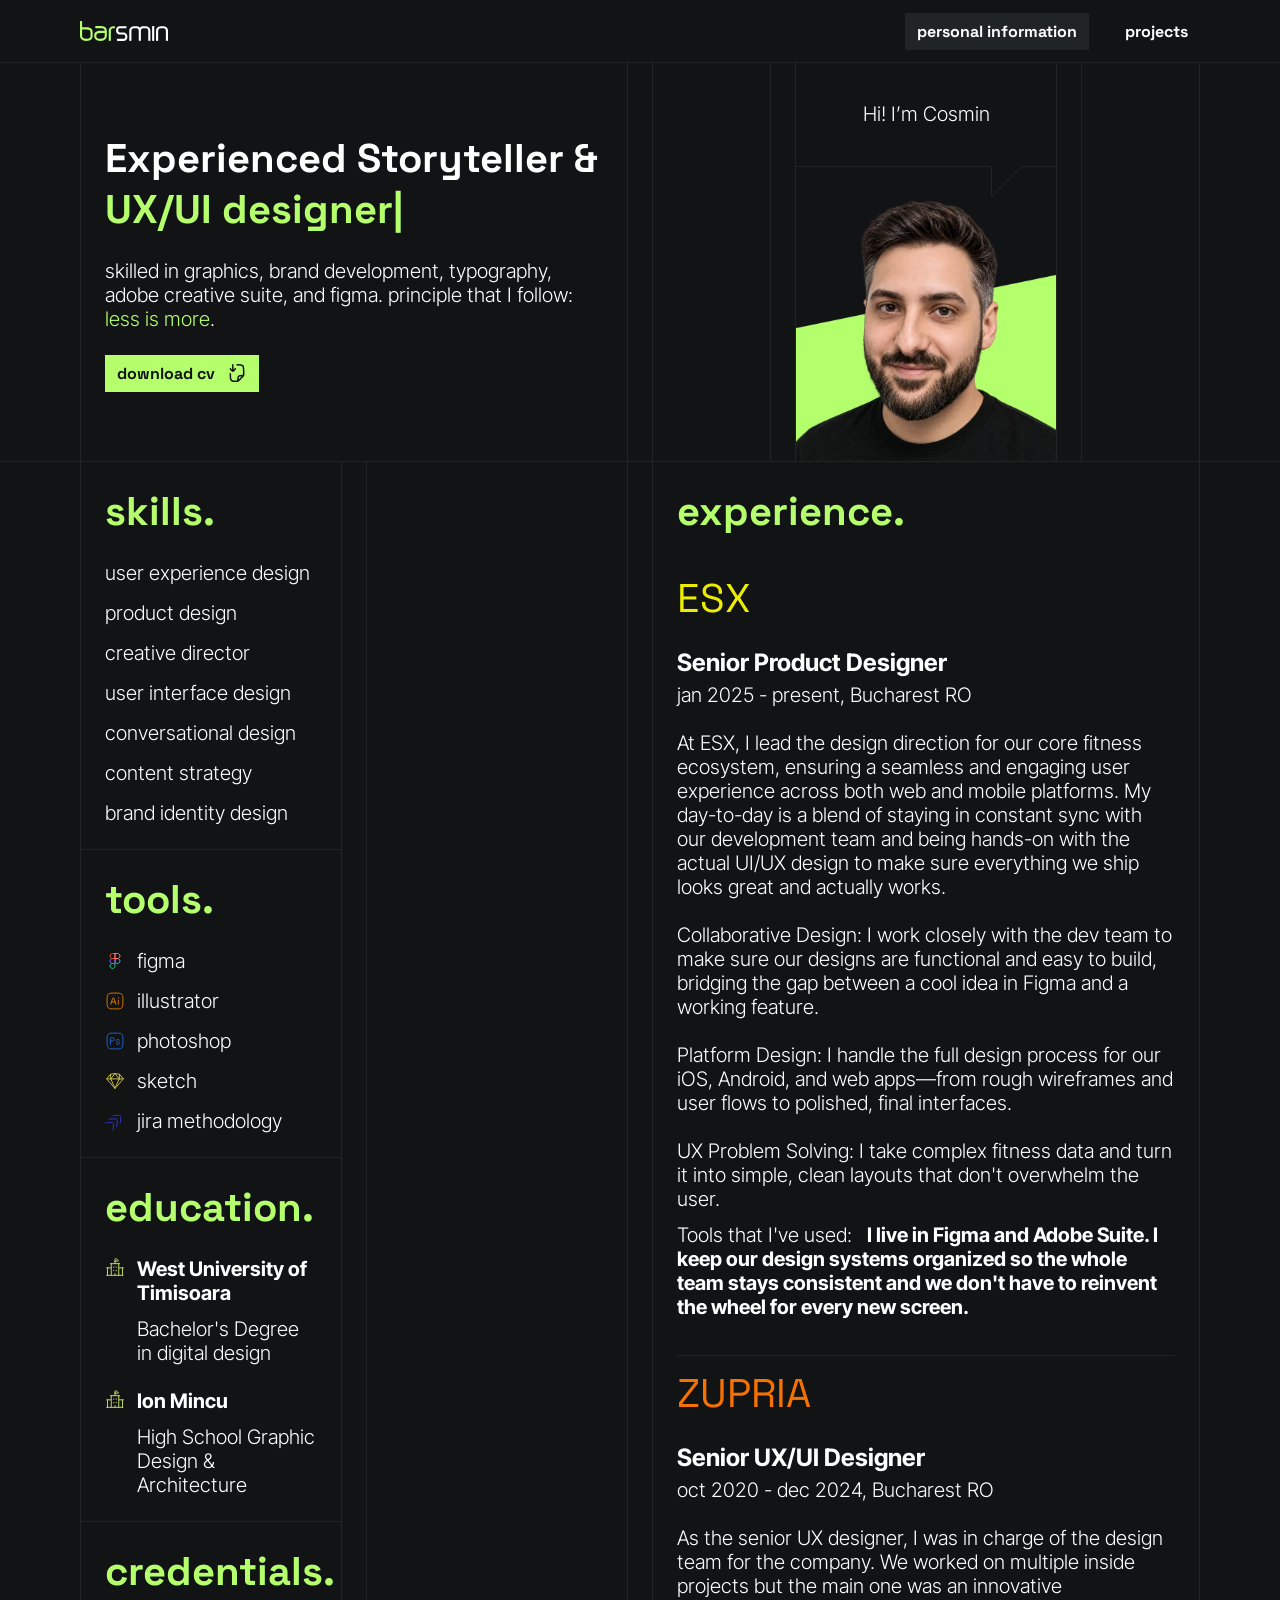
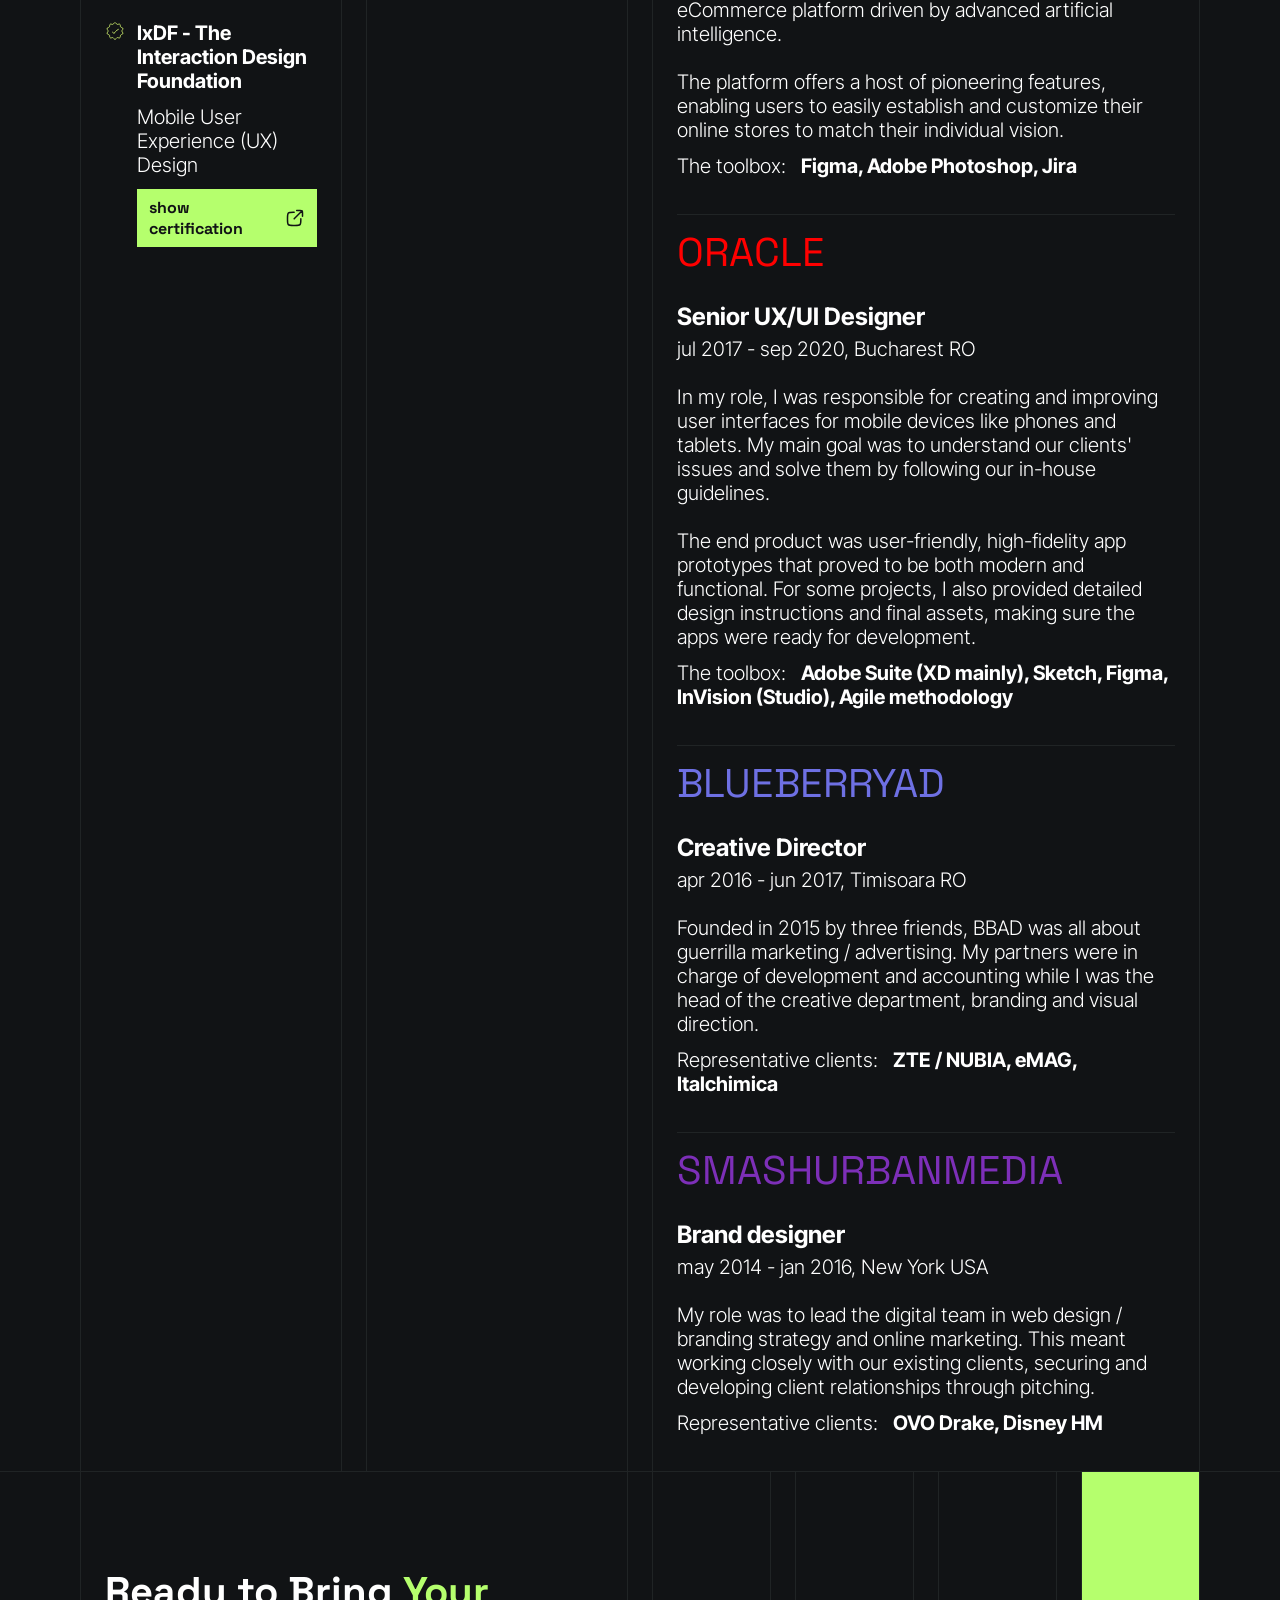
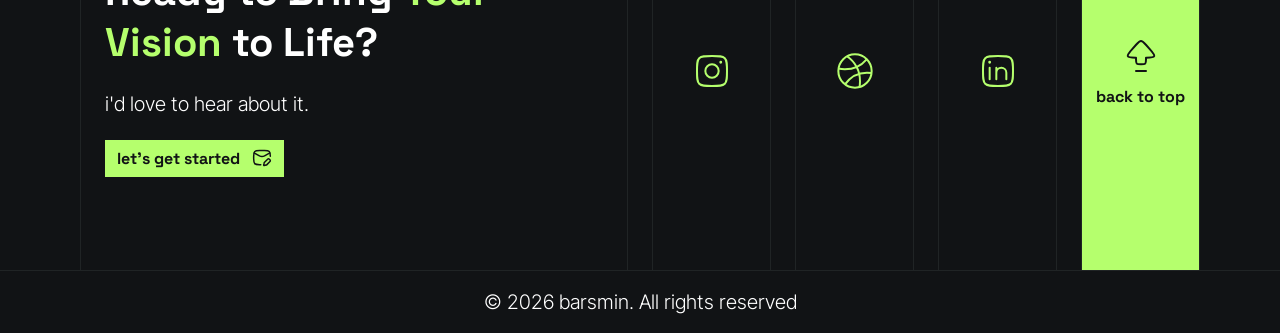
<file: index.html>
<!DOCTYPE html>
<html lang="en">
<head>
  <meta charset="utf-8">
  <meta name="viewport" content="width=device-width, initial-scale=1">

  <!-- Lets the scroll animation start hidden without a flash. If main.js hasn't confirmed within 4 s,
       the class is removed again and everything simply shows. -->
  <script>
    document.documentElement.classList.add("js");
    setTimeout(function () {
      if (!document.documentElement.hasAttribute("data-reveal-ready")) document.documentElement.classList.remove("js");
    }, 4000);
  </script>

  <title>Cosmin — Experienced storyteller &amp; UX designer</title>
  <meta name="description" content="Portfolio of Cosmin (barsmin): senior product designer and UX/UI designer skilled in graphics, brand development, typography, Adobe Creative Suite and Figma.">
  <meta name="theme-color" content="#111315">
  <meta name="color-scheme" content="dark">

  <link rel="canonical" href="https://barsmin.github.io/">

  <meta property="og:type" content="website">
  <meta property="og:url" content="https://barsmin.github.io/">
  <meta property="og:title" content="Cosmin — Experienced storyteller &amp; UX designer">
  <meta property="og:description" content="Senior product designer and UX/UI designer. Principle that I follow: less is more.">

  <link rel="icon" href="favicon.svg" type="image/svg+xml">
  <link rel="apple-touch-icon" href="apple-touch-icon.png">

  <!-- Fonts: Space Grotesk (headings, buttons) + Inter Tight (text) -->
  <link rel="preconnect" href="https://fonts.googleapis.com">
  <link rel="preconnect" href="https://fonts.gstatic.com" crossorigin>
  <link rel="stylesheet" href="https://fonts.googleapis.com/css2?family=Inter+Tight:wght@300;700&family=Space+Grotesk:wght@400;700&display=swap">

  <link rel="stylesheet" href="css/styles.css">
</head>

<body id="top">
  <a class="skip-link" href="#main">Skip to content</a>

  <!-- ============ Header ============ -->
  <header class="site-header">
    <div class="container">
      <a class="logo" href="index.html">
        <!-- Phones get the small "ba" mark; tablets and desktops get the full logo -->
        <picture>
          <source media="(max-width: 899px)" srcset="assets/icons/logo-mobile.svg">
          <img src="assets/icons/logo.svg" alt="barsmin — home" width="88" height="20">
        </picture>
      </a>
      <nav class="nav" aria-label="Primary">
        <a href="index.html" aria-current="page">personal information</a>
        <a href="projects.html">projects</a>
      </nav>
    </div>
  </header>

  <main id="main">

    <!-- ============ Hero ============ -->
    <section class="hero" aria-labelledby="hero-title">
      <div class="container grid hero__grid">

        <div class="hero__text" data-reveal-group>
          <h1 id="hero-title" class="hero__title">
            <span>Experienced Storyteller &amp;</span>
            <!-- Typewriter line: edit the 3 phrases in data-typed (the first one is the text shown before the animation starts) -->
            <span class="accent typed" data-typed='["UX/UI designer","brand developer","gamer"]'>
              <span class="typed__live" aria-hidden="true"><span class="typed__text">UX/UI designer</span><span class="caret">|</span></span>
              <span class="visually-hidden">UX/UI designer, brand developer, gamer</span>
            </span>
          </h1>
          <p class="hero__lead">skilled in graphics, brand development, typography, adobe creative suite, and figma. principle that I follow: <span class="accent">less is more</span>.</p>
          <a class="btn" href="cv.html#print" target="_blank" rel="noopener">
            download cv
            <img src="assets/icons/download.svg" alt="" width="20" height="20">
          </a>
        </div>

        <div class="col-line hero__col-a" aria-hidden="true"></div>

        <figure class="hero__card" data-reveal-group>
          <figcaption class="hero__hello">Hi! I’m Cosmin</figcaption>
          <div class="hero__tail" aria-hidden="true"></div>
          <picture>
            <source srcset="assets/images/profile.avif" type="image/avif">
            <source srcset="assets/images/profile.webp" type="image/webp">
            <img class="hero__photo" src="assets/images/profile.png" alt="Portrait of Cosmin" width="300" height="306" fetchpriority="high">
          </picture>
        </figure>

        <div class="col-line hero__col-b" aria-hidden="true"></div>
      </div>
    </section>

    <!-- ============ Skills / tools / education / experience ============ -->
    <div class="container grid main-grid">

      <aside class="sidebar" aria-label="Skills, tools, education and credentials">

        <section class="card" data-reveal-group aria-labelledby="skills-title">
          <h2 id="skills-title" class="heading">skills.</h2>
          <ul class="list list--skills">
            <li><span>user experience design</span></li>
            <li><span>product design</span></li>
            <li><span>creative director</span></li>
            <li><span>user interface design</span></li>
            <li><span>conversational design</span></li>
            <li><span>content strategy</span></li>
            <li><span>brand identity design</span></li>
          </ul>
        </section>

        <section class="card" data-reveal-group aria-labelledby="tools-title">
          <h2 id="tools-title" class="heading">tools.</h2>
          <ul class="list list--tools">
            <li><img src="assets/icons/figma.svg" alt="" width="20" height="20"><span>figma</span></li>
            <li><img src="assets/icons/illustrator.svg" alt="" width="20" height="20"><span>illustrator</span></li>
            <li><img src="assets/icons/photoshop.svg" alt="" width="20" height="20"><span>photoshop</span></li>
            <li><img src="assets/icons/sketch.svg" alt="" width="20" height="20"><span>sketch</span></li>
            <li><img src="assets/icons/jira.svg" alt="" width="20" height="20"><span>jira methodology</span></li>
          </ul>
        </section>

        <section class="card" data-reveal-group aria-labelledby="education-title">
          <h2 id="education-title" class="heading">education.</h2>
          <ul class="list list--items">
            <li class="item">
              <img src="assets/icons/education.svg" alt="" width="20" height="20">
              <div class="item__body">
                <p class="item__title">West University of Timisoara</p>
                <p>Bachelor's Degree in digital design</p>
              </div>
            </li>
            <li class="item">
              <img src="assets/icons/education.svg" alt="" width="20" height="20">
              <div class="item__body">
                <p class="item__title">Ion Mincu</p>
                <p>High School Graphic Design &amp; Architecture</p>
              </div>
            </li>
          </ul>
        </section>

        <section class="card" data-reveal-group aria-labelledby="credentials-title">
          <h2 id="credentials-title" class="heading">credentials.</h2>
          <ul class="list list--items">
            <li class="item">
              <img src="assets/icons/credential.svg" alt="" width="20" height="20">
              <div class="item__body">
                <p class="item__title">IxDF - The Interaction Design Foundation</p>
                <p>Mobile User Experience (UX) Design</p>
                <a class="btn" href="https://ixdf.org/members/cosmin-baraghin/certificate/course/e4401d6c-dab7-4d1d-9fdc-f43ecb74e043" target="_blank" rel="noopener noreferrer">
                  show certification
                  <img src="assets/icons/external.svg" alt="" width="20" height="20">
                </a>
              </div>
            </li>
          </ul>
        </section>
      </aside>

      <div class="col-line spacer" aria-hidden="true"></div>

      <section class="experience" data-reveal-group aria-labelledby="experience-title">
        <h2 id="experience-title" class="heading">experience.</h2>

        <article class="job job--esx">
          <h3 class="job__company">ESX</h3>
          <div class="job__head">
            <p class="job__role">Senior Product Designer</p>
            <p>jan 2025 - present, Bucharest RO</p>
          </div>
          <div class="job__body">
            <div class="job__text">
              <p>At ESX, I lead the design direction for our core fitness ecosystem, ensuring a seamless and engaging user experience across both web and mobile platforms. My day-to-day is a blend of staying in constant sync with our development team and being hands-on with the actual UI/UX design to make sure everything we ship looks great and actually works.</p>
              <p>Collaborative Design: I work closely with the dev team to make sure our designs are functional and easy to build, bridging the gap between a cool idea in Figma and a working feature.</p>
              <p>Platform Design: I handle the full design process for our iOS, Android, and web apps—from rough wireframes and user flows to polished, final interfaces.</p>
              <p>UX Problem Solving: I take complex fitness data and turn it into simple, clean layouts that don't overwhelm the user.</p>
            </div>
            <p><span class="label">Tools that I've used:</span> <strong>I live in Figma and Adobe Suite. I keep our design systems organized so the whole team stays consistent and we don't have to reinvent the wheel for every new screen.</strong></p>
          </div>
        </article>

        <article class="job job--zupria">
          <h3 class="job__company">ZUPRIA</h3>
          <div class="job__head">
            <p class="job__role">Senior UX/UI Designer</p>
            <p>oct 2020 - dec 2024, Bucharest RO</p>
          </div>
          <div class="job__body">
            <div class="job__text">
              <p>As the senior UX designer, I was in charge of the design team for the company. We worked on multiple inside projects but the main one was an innovative eCommerce platform driven by advanced artificial intelligence.</p>
              <p>The platform offers a host of pioneering features, enabling users to easily establish and customize their online stores to match their individual vision.</p>
            </div>
            <p><span class="label">The toolbox:</span> <strong>Figma, Adobe Photoshop, Jira</strong></p>
          </div>
        </article>

        <article class="job job--oracle">
          <h3 class="job__company">ORACLE</h3>
          <div class="job__head">
            <p class="job__role">Senior UX/UI Designer</p>
            <p>jul 2017 - sep 2020, Bucharest RO</p>
          </div>
          <div class="job__body">
            <div class="job__text">
              <p>In my role, I was responsible for creating and improving user interfaces for mobile devices like phones and tablets. My main goal was to understand our clients' issues and solve them by following our in-house guidelines.</p>
              <p>The end product was user-friendly, high-fidelity app prototypes that proved to be both modern and functional. For some projects, I also provided detailed design instructions and final assets, making sure the apps were ready for development.</p>
            </div>
            <p><span class="label">The toolbox:</span> <strong>Adobe Suite (XD mainly), Sketch, Figma, InVision (Studio), Agile methodology</strong></p>
          </div>
        </article>

        <article class="job job--blueberryad">
          <h3 class="job__company">BLUEBERRYAD</h3>
          <div class="job__head">
            <p class="job__role">Creative Director</p>
            <p>apr 2016 - jun 2017, Timisoara RO</p>
          </div>
          <div class="job__body">
            <div class="job__text">
              <p>Founded in 2015 by three friends, BBAD was all about guerrilla marketing / advertising. My partners were in charge of development and accounting while I was the head of the creative department, branding and visual direction.</p>
            </div>
            <p><span class="label">Representative clients:</span> <strong>ZTE / NUBIA, eMAG, Italchimica</strong></p>
          </div>
        </article>

        <article class="job job--smash">
          <h3 class="job__company">SMASHURBAN<wbr>MEDIA</h3>
          <div class="job__head">
            <p class="job__role">Brand designer</p>
            <p>may 2014 - jan 2016, New York USA</p>
          </div>
          <div class="job__body">
            <div class="job__text">
              <p>My role was to lead the digital team in web design / branding strategy and online marketing. This meant working closely with our existing clients, securing and developing client relationships through pitching.</p>
            </div>
            <p><span class="label">Representative clients:</span> <strong>OVO Drake, Disney HM</strong></p>
          </div>
        </article>
      </section>
    </div>

    <!-- ============ Call to action + social ============ -->
    <section class="cta" aria-labelledby="cta-title">
      <div class="container grid cta__grid">

        <div class="cta__text" data-reveal-group>
          <h2 id="cta-title" class="cta__title">Ready to Bring <span class="accent">Your Vision</span> to Life?</h2>
          <p>i'd love to hear about it.</p>
          <a class="btn" href="mailto:barsmin@gmail.com?subject=Project%20inquiry" data-compose>
            let’s get started
            <img src="assets/icons/mail.svg" alt="" width="20" height="20">
          </a>
        </div>

        <!-- TODO: replace the Instagram link with your profile URL -->
        <ul class="social" data-reveal-group aria-label="Social profiles and back to top">
          <li><a href="https://www.instagram.com/" target="_blank" rel="noopener noreferrer" aria-label="Instagram"><img src="assets/icons/instagram.svg" alt="" width="40" height="40"></a></li>
          <li><a href="https://dribbble.com/barsmin" target="_blank" rel="noopener noreferrer" aria-label="Dribbble"><img src="assets/icons/dribbble.svg" alt="" width="40" height="40"></a></li>
          <li><a href="https://www.linkedin.com/in/barsmin/" target="_blank" rel="noopener noreferrer" aria-label="LinkedIn"><img src="assets/icons/linkedin.svg" alt="" width="40" height="40"></a></li>
          <li><a class="social__top" href="#top"><img src="assets/icons/back-to-top.svg" alt="" width="40" height="40"><span>back to top</span></a></li>
        </ul>
      </div>
    </section>
  </main>

  <footer class="site-footer">
    <p>© <span data-year>2026</span> barsmin. All rights reserved</p>
  </footer>

  <script src="js/main.js" defer></script>
</body>
</html>
</file>
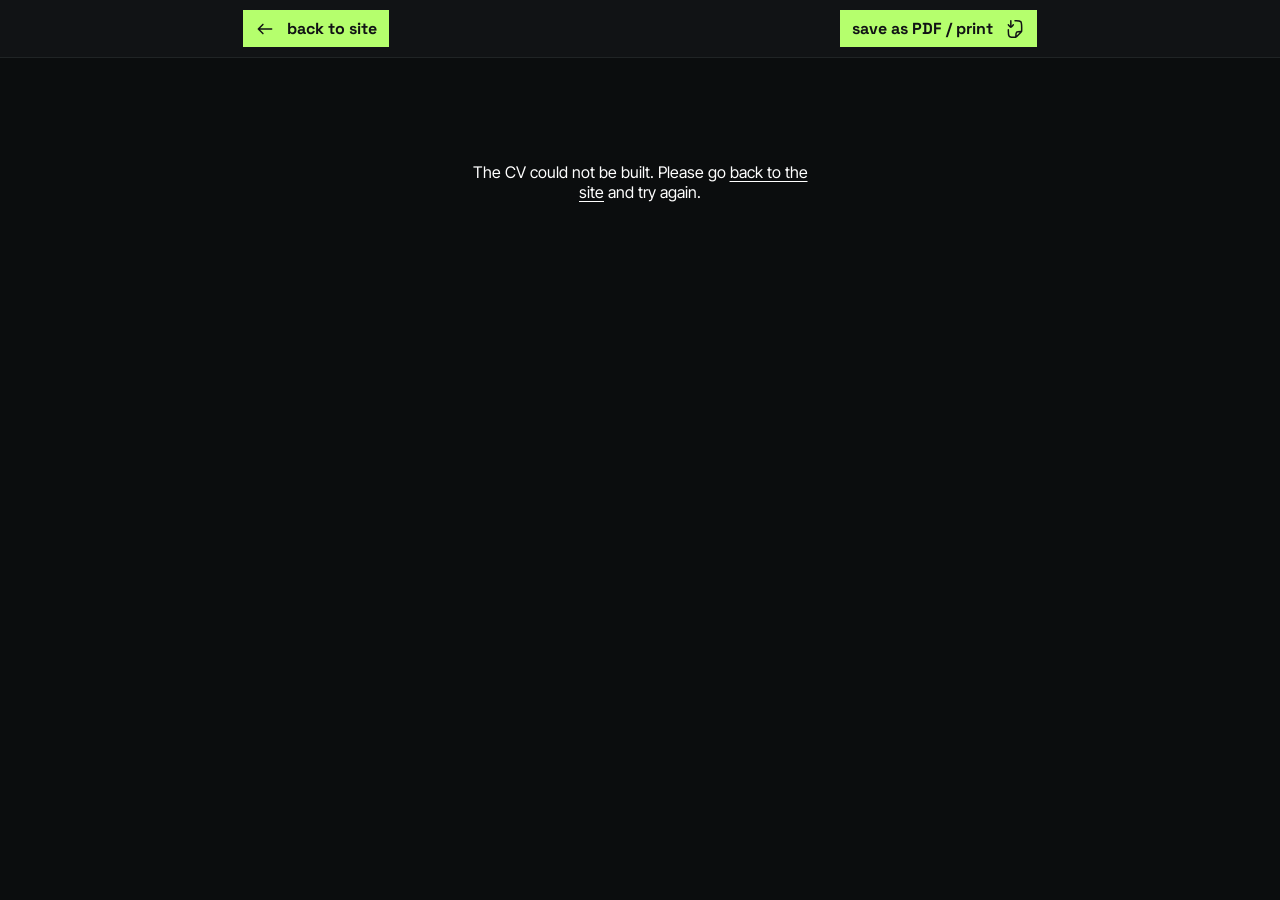
<file: cv.html>
<!DOCTYPE html>
<html lang="en" class="cv">
<head>
  <meta charset="utf-8">
  <meta name="viewport" content="width=device-width, initial-scale=1">

  <!-- The title becomes the default file name when the CV is saved as a PDF -->
  <title>Cosmin Baraghin — CV</title>
  <meta name="description" content="Curriculum vitae of Cosmin Baraghin (barsmin), senior product designer and UX/UI designer.">
  <meta name="robots" content="noindex">   <!-- keeps the phone number out of search results -->
  <meta name="theme-color" content="#111315">

  <link rel="icon" href="favicon.svg" type="image/svg+xml">
  <link rel="apple-touch-icon" href="apple-touch-icon.png">

  <link rel="preconnect" href="https://fonts.googleapis.com">
  <link rel="preconnect" href="https://fonts.gstatic.com" crossorigin>
  <link rel="stylesheet" href="https://fonts.googleapis.com/css2?family=Inter+Tight:wght@400;700&family=Space+Grotesk:wght@400;700&display=swap">

  <link rel="stylesheet" href="css/cv.css">
</head>

<body>
  <!-- Screen only: hidden when printing -->
  <div class="cv-bar">
    <a class="btn btn--back" href="index.html">
      <img src="assets/icons/arrow-left.svg" alt="" width="20" height="20">
      back to site
    </a>
    <button class="btn" type="button" data-print>
      save as PDF / print
      <img src="assets/icons/download.svg" alt="" width="20" height="20">
    </button>
  </div>

  <!-- js/cv.js builds the CV page here from the content of index.html -->
  <main id="sheets" class="cv-sheets">
    <p class="cv-message">Preparing your CV…</p>
    <noscript><p class="cv-message">The CV is built from the site with JavaScript. Please turn it on, or go <a href="index.html">back to the site</a>.</p></noscript>
  </main>

  <script src="js/cv.js" defer></script>
</body>
</html>
</file>
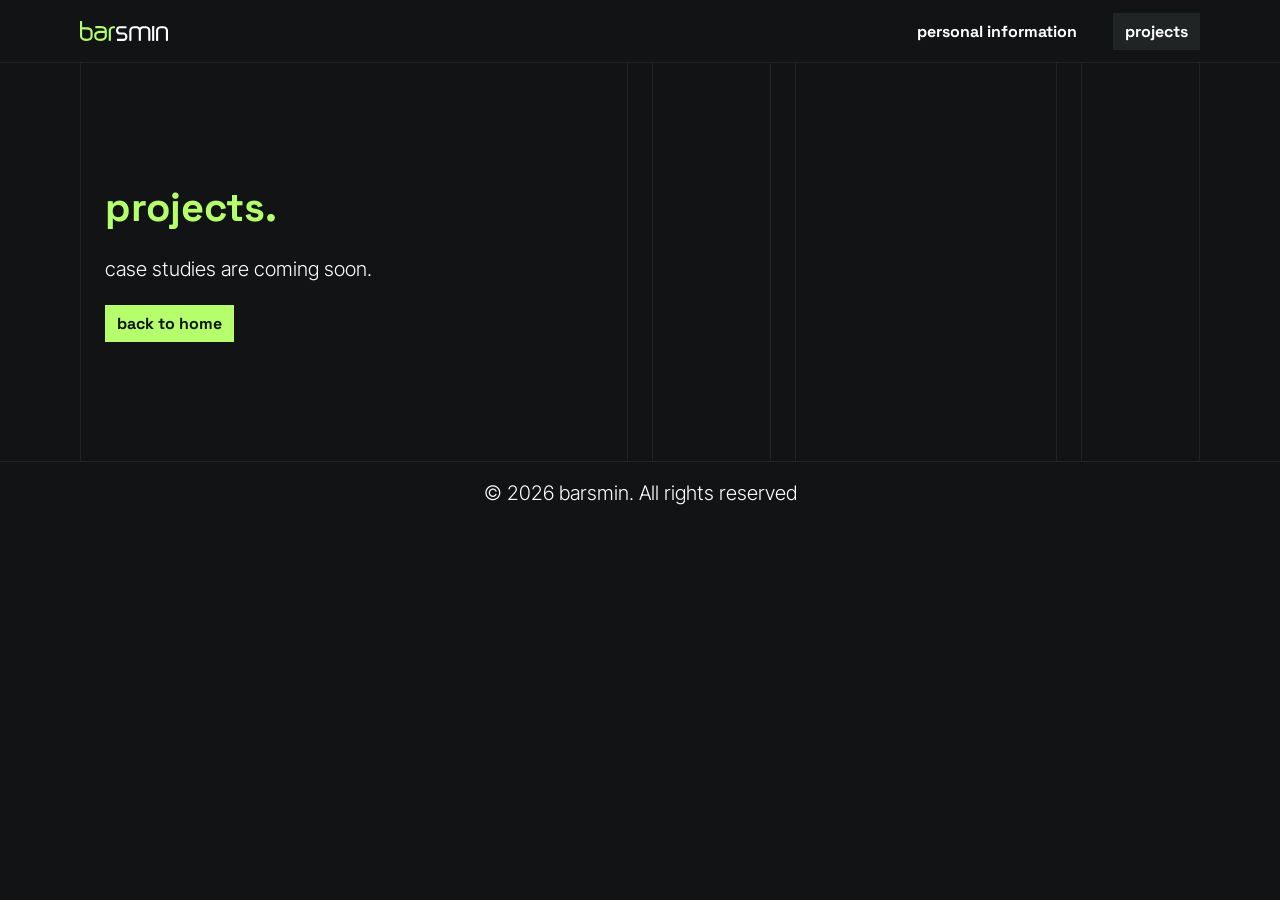
<file: projects.html>
<!DOCTYPE html>
<html lang="en">
<head>
  <meta charset="utf-8">
  <meta name="viewport" content="width=device-width, initial-scale=1">

  <!-- Lets the scroll animation start hidden without a flash. If main.js hasn't confirmed within 4 s,
       the class is removed again and everything simply shows. -->
  <script>
    document.documentElement.classList.add("js");
    setTimeout(function () {
      if (!document.documentElement.hasAttribute("data-reveal-ready")) document.documentElement.classList.remove("js");
    }, 4000);
  </script>
  <title>Projects — Cosmin</title>
  <meta name="description" content="Selected projects by Cosmin (barsmin).">
  <meta name="theme-color" content="#111315">
  <meta name="color-scheme" content="dark">
  <link rel="canonical" href="https://barsmin.github.io/projects.html">
  <link rel="icon" href="favicon.svg" type="image/svg+xml">
  <link rel="apple-touch-icon" href="apple-touch-icon.png">
  <link rel="preconnect" href="https://fonts.googleapis.com">
  <link rel="preconnect" href="https://fonts.gstatic.com" crossorigin>
  <link rel="stylesheet" href="https://fonts.googleapis.com/css2?family=Inter+Tight:wght@300;700&family=Space+Grotesk:wght@400;700&display=swap">
  <link rel="stylesheet" href="css/styles.css">
</head>

<body id="top">
  <a class="skip-link" href="#main">Skip to content</a>

  <header class="site-header">
    <div class="container">
      <a class="logo" href="index.html">
        <!-- Phones get the small "ba" mark; tablets and desktops get the full logo -->
        <picture>
          <source media="(max-width: 899px)" srcset="assets/icons/logo-mobile.svg">
          <img src="assets/icons/logo.svg" alt="barsmin — home" width="88" height="20">
        </picture>
      </a>
      <nav class="nav" aria-label="Primary">
        <a href="index.html">personal information</a>
        <a href="projects.html" aria-current="page">projects</a>
      </nav>
    </div>
  </header>

  <main id="main">
    <!-- PLACEHOLDER: this page isn't designed in Figma yet. Replace this hero with your project grid. -->
    <section class="hero" aria-labelledby="page-title">
      <div class="container grid hero__grid">
        <div class="hero__text" data-reveal-group>
          <h1 id="page-title" class="hero__title"><span class="accent">projects.</span></h1>
          <p class="hero__lead">case studies are coming soon.</p>
          <a class="btn" href="index.html">back to home</a>
        </div>
        <div class="col-line hero__col-a" aria-hidden="true"></div>
        <div class="col-line hero__col-c" aria-hidden="true"></div>
        <div class="col-line hero__col-b" aria-hidden="true"></div>
      </div>
    </section>
  </main>

  <footer class="site-footer">
    <p>© <span data-year>2026</span> barsmin. All rights reserved</p>
  </footer>

  <script src="js/main.js" defer></script>
</body>
</html>
</file>
<file: css/styles.css>
/* ==========================================================================
   barsmin — portfolio
   --------------------------------------------------------------------------
   Layout system (taken from the Figma frames)
     Desktop  ≥ 1200px : 8 columns · 80px margins · 24px gutters (max 1440px)
     Tablet   900–1199 : 6 columns · up to 80px margins · 24px gutters
     Mobile   < 900px  : single stacked column on a 2-column grid
   ========================================================================== */


/* 1. Design tokens
   ========================================================================== */
:root {
  /* Colour — Figma "Color pallete" */
  --c-dark: #111315;          /* Main dark: page background          */
  --c-line: #202425;          /* Hairlines, active nav tab           */
  --c-accent: #161b1c;        /* Main accent: hover surfaces         */
  --c-lime: #b5ff6d;          /* Selective accent                    */
  --c-white: #ffffff;

  /* Employer colours used on the experience titles */
  --brand-esx: #eded02;
  --brand-zupria: #f57200;
  --brand-oracle: #ff0000;
  --brand-blueberryad: #6e70e3;
  --brand-smash: #7d2fb8;

  /* Type */
  --font-display: "Space Grotesk", "Helvetica Neue", Arial, sans-serif;
  --font-text: "Inter Tight", "Helvetica Neue", Arial, sans-serif;

  --fs-heading: 40px;
  --fs-company: 40px;
  --fs-role: 24px;
  --fs-body: 20px;
  --fs-btn: 16px;
  --lh: normal;               /* Figma uses "auto" line-height; raise to ~1.4 for easier reading */

  /* Grid */
  --cols: 8;
  --gutter: 24px;
  --margin: 80px;
  --max: 1440px;
  --pad: 24px;                /* inner padding of every bordered block */
  --ease: cubic-bezier(.2, .65, .2, 1);   /* soft landing, used by every animation */
}


/* 2. Base
   ========================================================================== */
*,
*::before,
*::after { box-sizing: border-box; }

html {
  background: var(--c-dark);
  scroll-behavior: smooth;
  -webkit-text-size-adjust: 100%;
          text-size-adjust: 100%;
}

body {
  margin: 0;
  background: var(--c-dark);
  color: var(--c-white);
  font-family: var(--font-text);
  font-size: var(--fs-body);
  font-weight: 300;
  line-height: var(--lh);
  overflow-x: clip;
  cursor: default;                              /* plain arrow everywhere, never the text cursor… */
  -webkit-font-smoothing: antialiased;
  -moz-osx-font-smoothing: grayscale;
}

h1, h2, h3, p, ul, figure { margin: 0; }
ul { padding: 0; list-style: none; }
a { color: inherit; text-decoration: none; cursor: pointer; }   /* …except on links and buttons: the hand */
img { display: block; max-width: 100%; }
strong { font-weight: 700; }

:focus-visible {
  outline: 2px solid var(--c-lime);
  outline-offset: 2px;
}

.accent { color: var(--c-lime); }

.visually-hidden {
  position: absolute;
  width: 1px;
  height: 1px;
  margin: -1px;
  overflow: hidden;
  clip-path: inset(50%);
  white-space: nowrap;
}

.skip-link {
  position: absolute;
  left: 16px;
  top: -100px;
  z-index: 2000;
  padding: 8px 12px;
  background: var(--c-lime);
  color: var(--c-dark);
  font: 700 var(--fs-btn) / var(--lh) var(--font-display);
}
.skip-link:focus { top: 16px; }


/* 3. Layout primitives
   ========================================================================== */
.container {
  width: 100%;
  max-width: var(--max);
  margin-inline: auto;
  padding-inline: var(--margin);
}

.grid {
  display: grid;
  grid-template-columns: repeat(var(--cols), minmax(0, 1fr));
  column-gap: var(--gutter);
}

/* Empty bordered column: the vertical guide lines from the design */
.col-line { border-inline: 1px solid var(--c-line); }


/* 4. Buttons
   ========================================================================== */
.btn {
  display: inline-flex;
  align-items: center;
  justify-content: center;
  gap: 12px;
  align-self: flex-start;
  max-width: 100%;
  padding: 8px 12px;
  background: var(--c-lime);
  color: var(--c-dark);
  font: 700 var(--fs-btn) / var(--lh) var(--font-display);
}
.btn img { flex: none; }


/* 5. Header — sticky on every screen size, so the nav is always one click away
   ========================================================================== */
:root { --header-h: 62px; }
html { scroll-padding-top: var(--header-h); }   /* anchor jumps land below the header, not under it */

.site-header {
  position: sticky;
  top: 0;
  z-index: 100;
  height: var(--header-h);
  background: var(--c-dark);                   /* solid, so content scrolls cleanly underneath */
  box-shadow: 0 1px 0 transparent;
  transition: box-shadow .2s ease;
}
.site-header.is-stuck { box-shadow: 0 1px 0 var(--c-line); }   /* hairline once the page has scrolled */

.site-header .container {
  height: 100%;
  display: flex;
  align-items: center;
  justify-content: space-between;
}

.logo picture { display: block; }
.logo img { display: block; width: 88px; height: 20px; }

.nav { display: flex; gap: 24px; }

.nav a {
  padding: 8px 12px;
  background: var(--c-dark);
  font: 700 var(--fs-btn) / var(--lh) var(--font-display);
  transition: background-color .15s ease;
}
.nav a:hover { background: var(--c-accent); }
.nav a[aria-current="page"] { background: var(--c-line); }


/* 6. Hero
   ========================================================================== */
.hero { border-block: 1px solid var(--c-line); }

.hero__grid { min-height: 398px; }

.hero__text {
  grid-column: 1 / span 4;
  display: flex;
  flex-direction: column;
  justify-content: center;
  gap: 24px;
  padding-inline: var(--pad);
  border-inline: 1px solid var(--c-line);
}

.hero__title {
  font: 700 var(--fs-heading) / var(--lh) var(--font-display);
}
.hero__title > span { display: block; }

/* Typewriter line: main.js types and erases the phrases; the cursor blinks while idle */
.hero__title > .typed { display: grid; }       /* every phrase shares one grid cell, so the height never jumps */
.typed__live,
.typed__sizer { grid-area: 1 / 1; }
.typed__sizer { visibility: hidden; pointer-events: none; }   /* invisible copies that reserve the space */

.caret { animation: blink 1s steps(1) infinite; }
.caret.is-typing { animation: none; }          /* solid while writing or erasing */
@keyframes blink { 50% { opacity: 0; } }

.hero__col-a { grid-column: 5; }
.hero__col-b { grid-column: 8; }
.hero__col-c { grid-column: 6 / span 2; }     /* used by projects.html */

/* Profile card: "Hi! I'm Cosmin" speech bubble + photo */
.hero__card {
  grid-column: 6 / span 2;
  display: flex;
  flex-direction: column;
  justify-content: flex-end;
  border-inline: 1px solid var(--c-line);
}

.hero__hello {
  flex: 1;
  min-height: 62px;
  display: flex;
  align-items: center;
  justify-content: center;
  font-size: 20px;
}

/* The line under the bubble runs across the card, dips into a notch (down, then back up
   to the right) and carries on, exactly like the Figma vector. */
.hero__tail {
  position: relative;
  flex: none;
  height: 30px;
  background: linear-gradient(var(--c-line), var(--c-line)) right top / 34px 1px no-repeat;   /* line after the notch */
}
.hero__tail::before {                          /* line before the notch */
  content: "";
  position: absolute;
  top: 0;
  left: 0;
  right: 65px;
  height: 1px;
  background: var(--c-line);
}
.hero__tail::after {                           /* the notch itself */
  content: "";
  position: absolute;
  top: 0;
  right: 34px;
  width: 31px;
  height: 31px;
  background: url("../assets/icons/bubble-tail.svg") no-repeat;
}

.hero__photo {
  width: 100%;
  height: auto;                                /* let aspect-ratio drive the height, not the HTML attribute */
  aspect-ratio: 300 / 306;
  object-fit: cover;
  object-position: center bottom;
}


/* 7. Sidebar cards (skills, tools, education, credentials)
   ========================================================================== */
.sidebar {
  grid-column: 1 / span 2;
  display: flex;
  flex-direction: column;
}

.card {
  display: flex;
  flex-direction: column;
  gap: 24px;
  padding: var(--pad);
  border-inline: 1px solid var(--c-line);
  border-top: 1px solid var(--c-line);
}
.card:first-child { border-top: 0; }
.card:last-child { flex: 1; }                  /* keeps the column lines running to the bottom */

.heading {
  color: var(--c-lime);
  font: 700 var(--fs-heading) / var(--lh) var(--font-display);
}

.list { display: flex; flex-direction: column; gap: 16px; }

.list--tools li {
  display: flex;
  align-items: center;
  gap: 12px;
}
.list--tools img { flex: none; }
.list--tools span { white-space: nowrap; }
.list--skills span { display: inline-block; }   /* lets the hover slide work, like on the tools */

.list--items { gap: 24px; }

.item {
  display: flex;
  align-items: flex-start;
  gap: 12px;
}
.item > img { flex: none; }

.item__body {
  flex: 1;
  min-width: 0;
  display: flex;
  flex-direction: column;
  gap: 12px;
  overflow-wrap: break-word;
}
.item__title { font-weight: 700; }

/* A narrow sidebar (laptops < ~1350px) lets the button label wrap instead of overflowing */
.item .btn { text-align: left; }

.spacer { grid-column: 3 / span 2; }


/* 8. Experience
   ========================================================================== */
.experience {
  --job-pad: 12px;                /* resting space above and below a job's text */
  --job-open: 36px;               /* extra space the hovered job gets on each side (see 12b) */
  --jobs: 5;                      /* number of jobs; main.js keeps this in sync */
  grid-column: 5 / span 4;
  display: flex;
  flex-direction: column;
  gap: 24px;
  padding: var(--pad);
  border-inline: 1px solid var(--c-line);
}

.job {
  display: flex;
  flex-direction: column;
  gap: 24px;
  padding-block: var(--job-pad);
  border-top: 1px solid var(--c-line);
}
.job:first-of-type { border-top: 0; }           /* the lines separate the jobs; none above the first */

.job__company {
  font: 400 var(--fs-company) / var(--lh) var(--font-display);
  overflow-wrap: anywhere;
}
.job--esx .job__company        { color: var(--brand-esx); }
.job--zupria .job__company     { color: var(--brand-zupria); }
.job--oracle .job__company     { color: var(--brand-oracle); }
.job--blueberryad .job__company{ color: var(--brand-blueberryad); }
.job--smash .job__company      { color: var(--brand-smash); }

.job__head { display: flex; flex-direction: column; gap: 6px; }
.job__role { font-size: var(--fs-role); font-weight: 700; }

.job__body { display: flex; flex-direction: column; gap: 12px; }
.job__text { display: grid; gap: 1.2em; }      /* one blank line between paragraphs, as in the design */

.label { margin-inline-end: .5em; }


/* 9. Call to action + social row
   ========================================================================== */
.cta { border-block: 1px solid var(--c-line); }

.cta__grid { min-height: 398px; }

.cta__text {
  grid-column: 1 / span 4;
  display: flex;
  flex-direction: column;
  justify-content: center;
  gap: 24px;
  padding-inline: var(--pad);
  border-inline: 1px solid var(--c-line);
}

.cta__title { font: 700 var(--fs-heading) / var(--lh) var(--font-display); }

.social {
  grid-column: 5 / span 4;
  display: grid;
  grid-template-columns: repeat(4, minmax(0, 1fr));
  column-gap: var(--gutter);
}
.social li { display: flex; }

.social a {
  flex: 1;
  display: flex;
  flex-direction: column;
  align-items: center;
  justify-content: center;
  gap: 10px;
  border-inline: 1px solid var(--c-line);
  transition: background-color .15s ease;
}
.social a:not(.social__top):hover { background: var(--c-accent); }   /* back to top keeps its lime */
.social img { flex: none; }

.social .social__top {
  background: var(--c-lime);
  color: var(--c-dark);
  font: 700 var(--fs-btn) / var(--lh) var(--font-display);
  text-align: center;
}
.social__top span { white-space: nowrap; }


/* 10. Footer
   ========================================================================== */
.site-footer {
  height: 62px;
  display: flex;
  align-items: center;
  justify-content: center;
  padding-inline: 16px;
  text-align: center;
}


/* 11. Tablet — 6 columns
   ========================================================================== */
@media (max-width: 1199px) {
  :root {
    --cols: 6;
    --margin: clamp(48px, 7.2vw, 80px);
  }

  .hero__col-a,
  .hero__col-b,
  .hero__col-c,
  .spacer { display: none; }

  .hero__card   { grid-column: 5 / span 2; }
  .experience   { grid-column: 3 / span 4; }
  .cta__text    { grid-column: 1 / span 2; }
  .social       { grid-column: 3 / span 4; }
}


/* 12. Mobile — stacked, on a 2-column grid
   ========================================================================== */
@media (max-width: 899px) {
  :root {
    --cols: 2;
    --margin: clamp(24px, calc((100% - 302px) / 2), 80px);   /* 45.5px on a 393px phone */
    --fs-company: 36px;
    --fs-role: 20px;
    --fs-body: 16px;
    --fs-btn: 14px;
    --header-h: 48px;
  }

  /* Keep the stacked column readable on large phones / portrait tablets */
  .container { max-width: calc(480px + 2 * var(--margin)); }

  /* Every block spans the full (2-column) width */
  .hero__grid > *,
  .main-grid > *,
  .cta__grid > * { grid-column: 1 / -1; }

  .hero__col-a,
  .hero__col-b,
  .hero__col-c,
  .spacer { display: none; }

  /* Header */
  .site-header { border-bottom: 1px solid var(--c-line); }
  .logo img { width: 26px; height: 19.32px; }       /* the small "ba" mark (logo-mobile.svg), as in the phone design */
  .nav { gap: 12px; }
  .nav a { padding: 4px 6px; }

  /* Hero: photo first, then the text */
  .hero { border-block: 0; }
  .hero__grid { min-height: 0; }
  .hero__card { order: -1; min-height: 398px; }
  .hero__text {
    min-height: 398px;
    padding-inline: 0;
    border-inline: 0;
  }

  /* CTA */
  .cta { border-block: 0; }
  .cta__grid { min-height: 0; }
  .cta__text {
    min-height: 398px;
    padding-inline: 0;
    border-inline: 0;
  }

  .social {
    height: 138px;
    column-gap: 12px;
  }
  .social__top span { white-space: normal; }

  /* Experience: no box on the phone — the text sits on the page margin, like the hero and call-to-action */
  .experience {
    padding-inline: 0;
    border-inline: 0;
  }

  /* Full-bleed horizontal rules between the stacked sections */
  .hero__text,
  .sidebar,
  .experience,
  .cta__text,
  .social { position: relative; }

  .hero__text::before,
  .sidebar::before,
  .experience::before,
  .cta__text::before,
  .social::before,
  .social::after {
    content: "";
    position: absolute;
    top: 0;
    left: 50%;
    width: 100vw;
    height: 1px;
    background: var(--c-line);
    transform: translateX(-50%);
    pointer-events: none;
  }
  .social::after { top: auto; bottom: 0; }

  .site-footer { height: 48px; }
}

@media (max-width: 359px) {                    /* very small phones: keep the nav on one line */
  .nav { gap: 6px; }
  .nav a { padding-inline: 4px; font-size: 13px; }
}


/* 12b. Motion — hover effects and scroll reveal
   ========================================================================== */

/* Skills and tools: the name slides a little to the right */
.list--tools span,
.list--skills span { transition: transform .25s var(--ease); }

/* Experience: the hovered block opens up 36px above and below its text (no colour change) and the
   other blocks close in by the same total, so the section keeps its height and nothing below it
   (call to action, footer) ever moves.

   How it stays exact: every job has an "openness" (--o1 … --o8, 0 = resting, 1 = fully open) that
   eases on its own. A job's padding is   rest + open × (its openness − the others' openness shared out),
   and those terms add up to zero across all jobs at every single frame — even while two blocks are
   mid-way through opening and closing. (Room for up to 8 jobs; more would simply not animate.)
   overflow-anchor stops the browser from scrolling the page to compensate. */
@property --o1 { syntax: "<number>"; inherits: true; initial-value: 0; }
@property --o2 { syntax: "<number>"; inherits: true; initial-value: 0; }
@property --o3 { syntax: "<number>"; inherits: true; initial-value: 0; }
@property --o4 { syntax: "<number>"; inherits: true; initial-value: 0; }
@property --o5 { syntax: "<number>"; inherits: true; initial-value: 0; }
@property --o6 { syntax: "<number>"; inherits: true; initial-value: 0; }
@property --o7 { syntax: "<number>"; inherits: true; initial-value: 0; }
@property --o8 { syntax: "<number>"; inherits: true; initial-value: 0; }

.experience {
  overflow-anchor: none;
  --sum: calc(                    /* how open everything is, all together */
    var(--o1) + var(--o2) + var(--o3) + var(--o4) + var(--o5) + var(--o6) + var(--o7) + var(--o8)
  );
  --div: max(1, var(--sum));      /* only matters if a fast flick leaves several blocks mid-way */
  transition:
    --o1 .4s var(--ease),
    --o2 .4s var(--ease),
    --o3 .4s var(--ease),
    --o4 .4s var(--ease),
    --o5 .4s var(--ease),
    --o6 .4s var(--ease),
    --o7 .4s var(--ease),
    --o8 .4s var(--ease);
}
.job:nth-of-type(1) { --o: var(--o1); }
.job:nth-of-type(2) { --o: var(--o2); }
.job:nth-of-type(3) { --o: var(--o3); }
.job:nth-of-type(4) { --o: var(--o4); }
.job:nth-of-type(5) { --o: var(--o5); }
.job:nth-of-type(6) { --o: var(--o6); }
.job:nth-of-type(7) { --o: var(--o7); }
.job:nth-of-type(8) { --o: var(--o8); }

.job {
  padding-block: calc(
    var(--job-pad) + var(--job-open) / var(--div) * (var(--o, 0) - (var(--sum) - var(--o, 0)) / (var(--jobs) - 1))
  );
}

/* Buttons: the icon eases a few pixels closer to the label.
   Back to top: the arrow lifts. (No colour change on any of them.) */
.btn img { transition: transform .25s var(--ease); }
.btn:focus-visible img { transform: translateX(-4px); }
.social__top img { transition: transform .3s var(--ease); }
.social__top:focus-visible img { transform: translateY(-6px); }

/* Hover effects only on devices that can hover (a tap on a phone would leave them "stuck") */
@media (hover: hover) and (pointer: fine) {
  .list--tools li:hover span,
  .list--skills li:hover span { transform: translateX(8px); }

  .experience:has(.job:nth-of-type(1):hover) { --o1: 1; }
  .experience:has(.job:nth-of-type(2):hover) { --o2: 1; }
  .experience:has(.job:nth-of-type(3):hover) { --o3: 1; }
  .experience:has(.job:nth-of-type(4):hover) { --o4: 1; }
  .experience:has(.job:nth-of-type(5):hover) { --o5: 1; }
  .experience:has(.job:nth-of-type(6):hover) { --o6: 1; }
  .experience:has(.job:nth-of-type(7):hover) { --o7: 1; }
  .experience:has(.job:nth-of-type(8):hover) { --o8: 1; }

  .btn:hover img { transform: translateX(-4px); }
  .social__top:hover img { transform: translateY(-6px); }
}

/* Scroll reveal: blocks rise in softly as they enter the screen.
   Groups are marked with data-reveal-group in the HTML; each direct child is a block.
   Hidden only when scripts run and motion is welcome, so nothing is ever lost. */
[data-reveal-group]                     { --step: 80ms; }                      /* delay between neighbouring blocks */
.experience[data-reveal-group]          { --step: 0ms; }                       /* long blocks: no stagger */
[data-reveal-group] > :nth-child(2)     { --reveal-delay: var(--step); }
[data-reveal-group] > :nth-child(3)     { --reveal-delay: calc(var(--step) * 2); }
[data-reveal-group] > :nth-child(4)     { --reveal-delay: calc(var(--step) * 3); }
[data-reveal-group] > :nth-child(n+5)   { --reveal-delay: calc(var(--step) * 4); }

@media (prefers-reduced-motion: no-preference) {
  .js [data-reveal-group] > :not(.is-visible) { opacity: 0; transform: translateY(18px); }
  .js [data-reveal-group] > .is-visible       { animation: reveal .7s var(--ease) var(--reveal-delay, 0ms) backwards; }
}
@keyframes reveal { from { opacity: 0; transform: translateY(18px); } }


/* 13. Accessibility — reduced motion
   ========================================================================== */
@media (prefers-reduced-motion: reduce) {
  html { scroll-behavior: auto; }
  .caret { animation: none; }
  .site-header, .nav a, .social a, .btn img, .social__top img, .list--tools span, .list--skills span, .experience { transition: none; }
}
</file>
<file: css/cv.css>
/* ==========================================================================
   barsmin — CV (cv.html)
   --------------------------------------------------------------------------
   A black-and-white, ink-friendly version of the site's look: same fonts and
   same grid lines, on white paper with black text.

   The page is one A4 sheet. On screen it sizes itself from its own width, so it
   keeps its proportions on a phone. When printing it is a fixed 210 x 296.6 mm
   (container units can go stale between print layouts; the browser's own
   shrink-to-fit handles printer margins):
     --u  = 1/794 of the sheet width (one "pixel" of an A4 page at 96 dpi)
     --k  = text and spacing scale of the columns, set by js/cv.js so that
            everything fits on the page (1 = the nominal sizes below)
   ========================================================================== */

:root {
  --c-dark: #111315;
  --c-line: #202425;
  --c-lime: #b5ff6d;
  --font-display: "Space Grotesk", "Helvetica Neue", Arial, sans-serif;
  --font-text: "Inter Tight", "Helvetica Neue", Arial, sans-serif;
  --ease: cubic-bezier(.2, .65, .2, 1);
}

@page { size: A4; margin: 0; }

*,
*::before,
*::after {
  box-sizing: border-box;
  -webkit-print-color-adjust: exact;
          print-color-adjust: exact;
}

html.cv {
  background: #0b0d0e;
  -webkit-text-size-adjust: 100%;
          text-size-adjust: 100%;
}
body {
  margin: 0;
  background: #0b0d0e;
  color: #fff;
  font-family: var(--font-text);
  cursor: default;                              /* a plain arrow everywhere… */
  -webkit-font-smoothing: antialiased;
  -moz-osx-font-smoothing: grayscale;
}
h1, h2, h3, p, ul, figure { margin: 0; }
ul { padding: 0; list-style: none; }
a { color: inherit; text-decoration: none; cursor: pointer; }   /* …and the hand on links and buttons */
img { display: block; max-width: 100%; }
.sheet img { filter: grayscale(1); }                              /* the photo, in black and white */
.sheet .list img { filter: brightness(0); }                       /* the small icons: plain black */
strong { font-weight: 700; }


/* Buttons — the same as on the site: lime, label + icon, the icon eases 4px closer to the label
   ========================================================================== */
.btn {
  display: inline-flex;
  align-items: center;
  justify-content: center;
  gap: 12px;
  padding: 8px 12px;
  border: 0;
  background: var(--c-lime);
  color: var(--c-dark);
  font: 700 16px / normal var(--font-display);
  cursor: pointer;
}
.btn img { flex: none; transition: transform .25s var(--ease); }
.btn:focus-visible img { transform: translateX(-4px); }
.btn--back:focus-visible img { transform: translateX(4px); }

@media (hover: hover) and (pointer: fine) {
  .btn:hover img { transform: translateX(-4px); }
  .btn--back:hover img { transform: translateX(4px); }
}
@media (prefers-reduced-motion: reduce) {
  .btn img { transition: none; }
}


/* Screen: toolbar + the page
   ========================================================================== */
.cv-bar {
  position: sticky;
  top: 0;
  z-index: 10;
  display: flex;
  align-items: center;
  justify-content: space-between;
  gap: 16px;
  padding: 10px max(16px, calc((100% - 210mm) / 2));
  background: var(--c-dark);
  border-bottom: 1px solid var(--c-line);
}

.cv-sheets {
  display: flex;
  flex-direction: column;
  align-items: center;
  gap: 24px;
  padding: 24px 12px 56px;
}

.cv-message {
  max-width: 40ch;
  margin-block: 80px;
  text-align: center;
}
.cv-message a { text-decoration: underline; text-underline-offset: 3px; }

@media screen and (max-width: 520px) {
  .cv-bar { padding-inline: 12px; }
  .cv-bar .btn { gap: 8px; padding: 8px 10px; font-size: 14px; }
}


/* The sheet: A4, sized from its own width
   ========================================================================== */
.sheet {
  position: relative;
  flex: none;
  container-type: inline-size;                  /* lets everything inside be sized in cqw */
  width: min(210mm, 100%);
  aspect-ratio: 210 / 296.6;                    /* a hair under 297mm so a page never spills into a blank one */
  overflow: hidden;
  background: #fff;
  box-shadow: 0 0 0 1px var(--c-line);
  break-after: page;
  break-inside: avoid;
}
.sheet:last-of-type { break-after: auto; }

.sheet__page {
  --u: calc(100cqw / 794);
  --k: 1;
  --v: calc(var(--u) * var(--k));
  --edge: calc(44 * var(--u));                  /* the outer vertical lines */

  --ink: #000;
  --line: rgba(17, 19, 21, .2);

  position: absolute;
  inset: 0;
  display: flex;
  flex-direction: column;
  color: var(--ink);
  font: 400 calc(10.5 * var(--v)) / 1.38 var(--font-text);
  -webkit-text-size-adjust: none;
          text-size-adjust: none;
}
.sheet a { color: inherit; }


/* Intro: title, lead and the photo with its speech bubble */
.cv-head {
  display: grid;
  grid-template-columns: minmax(0, 1fr) calc(124 * var(--u));
  column-gap: calc(22 * var(--u));
  padding-inline: var(--edge);
  border-bottom: 1px solid var(--line);
}

.cv-intro {
  display: flex;
  flex-direction: column;
  justify-content: center;
  gap: calc(10 * var(--u));
  padding: calc(14 * var(--u)) calc(16 * var(--u));
  border-inline: 1px solid var(--line);
}
.cv-name { font: 700 calc(34 * var(--u)) / 1.1 var(--font-display); }
.cv-title { font: 700 calc(27 * var(--u)) / 1.1 var(--font-display); }
.cv-name + .cv-title { margin-top: calc(-2 * var(--u)); }
.cv-title span { display: block; }
.cv-lead { max-width: 56ch; font-size: calc(10.5 * var(--u)); }

.cv-photo {
  display: flex;
  flex-direction: column;
  justify-content: flex-end;
  border-inline: 1px solid var(--line);
}
.cv-photo__hello {
  flex: 1;
  min-height: calc(22 * var(--u));
  display: grid;
  place-items: center;
  font-size: calc(11 * var(--u));
}
.cv-photo__tail {                               /* the line under the bubble, with its notch — as on the site */
  position: relative;
  flex: none;
  height: calc(17 * var(--u));
  background: linear-gradient(var(--line), var(--line)) right top / calc(19 * var(--u)) 1px no-repeat;
}
.cv-photo__tail::before {
  content: "";
  position: absolute;
  top: 0;
  left: 0;
  right: calc(36 * var(--u));
  height: 1px;
  background: var(--line);
}
.cv-photo__tail::after {
  content: "";
  position: absolute;
  top: 0;
  right: calc(19 * var(--u));
  width: calc(17 * var(--u));
  height: calc(17 * var(--u));
  background:
    linear-gradient(var(--line), var(--line)) left top / 1px 100% no-repeat,
    linear-gradient(to bottom right, transparent calc(50% - .6px), var(--line) calc(50% - .6px), var(--line) calc(50% + .6px), transparent calc(50% + .6px));
}
.cv-photo img {
  width: 100%;
  height: auto;
  aspect-ratio: 300 / 306;
  object-fit: cover;
  object-position: center top;
}


/* Contact strip */
.cv-contact {
  padding-inline: var(--edge);
  border-bottom: 1px solid var(--line);
}
.cv-contact ul {
  display: grid;
  grid-template-columns: repeat(3, minmax(0, 1fr));
  border-inline: 1px solid var(--line);
}
.cv-contact li {
  display: flex;
  align-items: baseline;
  gap: calc(7 * var(--u));
  min-width: 0;
  padding: calc(6 * var(--u)) calc(14 * var(--u));
  font-size: calc(10 * var(--u));
}
.cv-contact li:nth-child(3n + 2),
.cv-contact li:nth-child(3n + 3) { border-left: 1px solid var(--line); }
.cv-contact li:nth-child(n + 4) { border-top: 1px solid var(--line); }
.cv-contact__label { flex: none; font-weight: 700; }
.cv-contact a,
.cv-contact li > span:last-child { overflow-wrap: anywhere; }


/* Columns: skills / tools / education / credentials, and the experience */
.cv-cols {
  flex: 1 1 0;
  min-height: 0;
  display: grid;
  grid-template-columns: calc(172 * var(--u)) minmax(0, 1fr);
  column-gap: calc(18 * var(--u));
  padding-inline: var(--edge);
  overflow: hidden;
}
.cv-cols--wide { grid-template-columns: minmax(0, 1fr); }   /* extra pages (only if a lot is added): no left column */

.cv-side {
  display: flex;
  flex-direction: column;
  border-inline: 1px solid var(--line);
}
.card {
  display: flex;
  flex-direction: column;
  gap: calc(10 * var(--v));
  padding: calc(14 * var(--v));
  border-top: 1px solid var(--line);
}
.card:first-child { border-top: 0; }

.heading { font: 700 calc(19 * var(--v)) / 1.1 var(--font-display); }

.list { display: flex; flex-direction: column; gap: calc(5 * var(--v)); }
.list--items { gap: calc(9 * var(--v)); }
.list--tools li { display: flex; align-items: center; gap: calc(8 * var(--v)); }
.list--tools span { white-space: nowrap; }
.list img { flex: none; width: calc(14 * var(--v)); height: calc(14 * var(--v)); }

.item { display: flex; align-items: flex-start; gap: calc(8 * var(--v)); }
.item__body { flex: 1; min-width: 0; display: flex; flex-direction: column; gap: calc(3 * var(--v)); overflow-wrap: break-word; }
.item__title { font-weight: 700; }

.cv-main {
  display: flex;
  flex-direction: column;
  gap: calc(8 * var(--v));
  padding: calc(14 * var(--v)) calc(14 * var(--v)) 0;
  border-inline: 1px solid var(--line);
}

.job {
  display: flex;
  flex-direction: column;
  gap: calc(6 * var(--v));
  padding-block: calc(10 * var(--v));
  border-top: 1px solid var(--line);
}
.job:first-of-type { border-top: 0; }           /* the lines separate the jobs; none above the first */
.job__company { font: 400 calc(18 * var(--v)) / 1.1 var(--font-display); overflow-wrap: anywhere; }
.job__head { display: flex; flex-direction: column; gap: calc(2 * var(--v)); }
.job__role { font-size: calc(11.5 * var(--v)); font-weight: 700; }
.job__body { display: flex; flex-direction: column; gap: calc(6 * var(--v)); }
.job__text { display: grid; gap: .7em; }
.label { margin-inline-end: .4em; }


/* Print: just the page, at a fixed A4 size
   ========================================================================== */
@media print {
  html.cv,
  body { background: #fff; }
  .cv-bar { display: none; }
  .cv-sheets {
    display: block;
    padding: 0;
  }
  .sheet {
    container-type: normal;                     /* no container units while printing */
    width: 210mm;
    margin-inline: auto;
    box-shadow: none;
  }
  .sheet__page { --u: calc(210mm / 794); }      /* the same size the page was fitted at */
}
</file>
